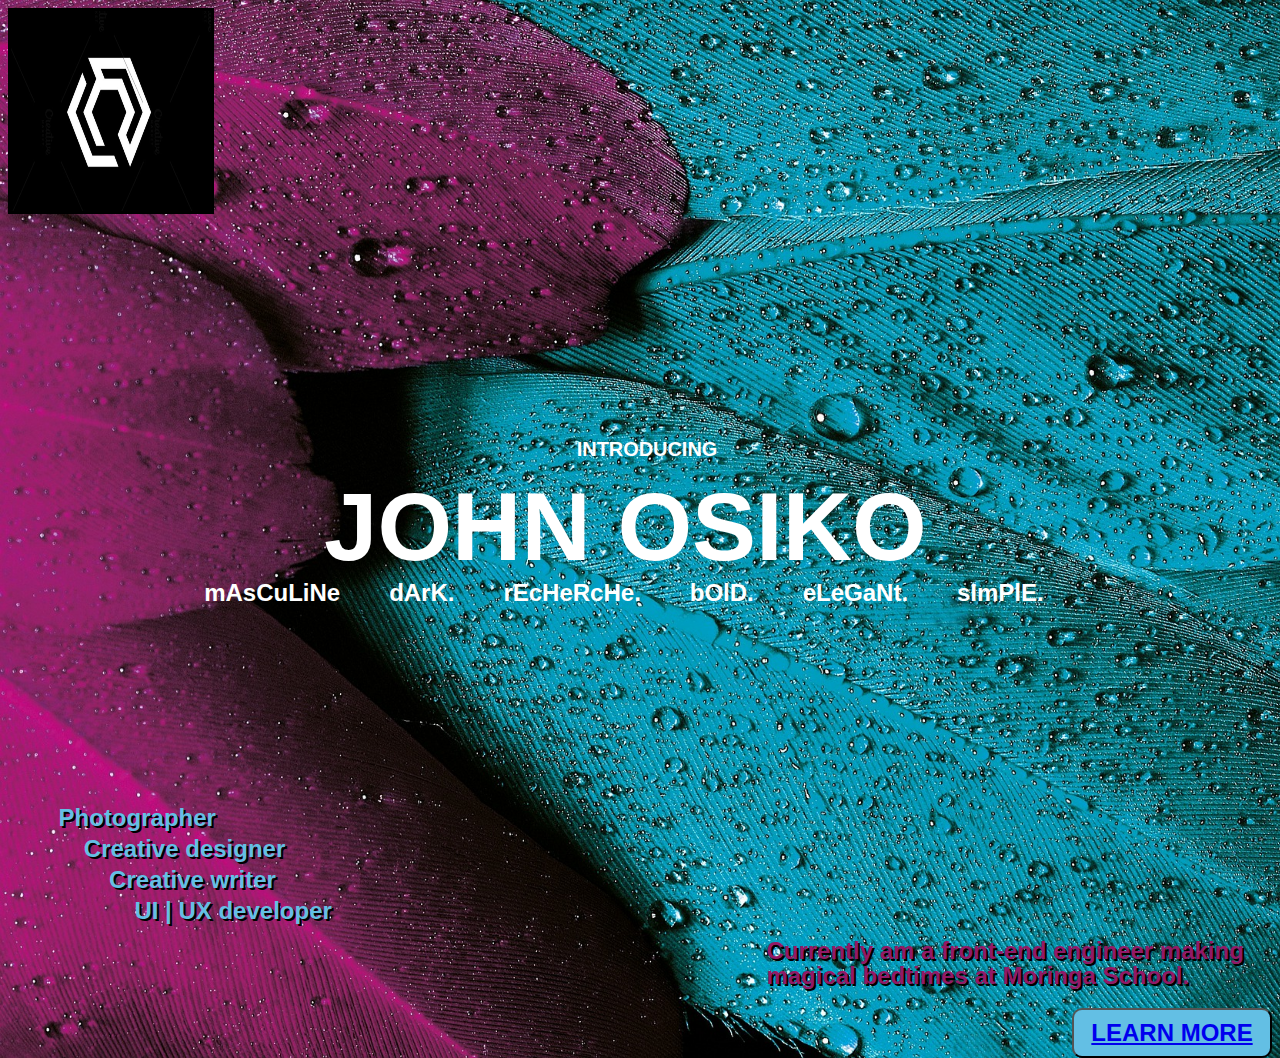
<file: index.html>
<!DOCTYPE html>
<html lang="en">

<head>
    <link rel="stylesheet" href="./CSS/styles.css" media="screen">
    <meta charset="UTF-8">
    <meta name="viewport" content="width=device-width, initial-scale=1.0">
    <title>OJ-Portfolio</title>
</head>

<body>
    <header>
        <img src="./Images/Abstract letter C vector logo icon.jpeg">
    </header>
    <div id="scamp">
        <h5>INTRODUCING</h5>
    </div>
    <div id="name">
        <h1>JOHN OSIKO</h1>
        <ul>
            <li>mAsCuLiNe</li>
            <li>dArK.</li>
            <li>rEcHeRcHe.</li>
            <li>bOlD.</li>
            <li>eLeGaNt.</li>
            <li>sImPlE.</li>
        </ul>
    </div>
    <div class="descri">
        <p id="one">Photographer</p>
        <p id="two">Creative designer</p>
        <p id="three">Creative writer</p>
        <p id="four">UI | UX developer</p>
        <span>Currently am a front-end engineer making magical bedtimes at Moringa School.</span>
    </div>
    <button type="submit"><span><a href="about-me.html">LEARN MORE</a></span></button>
</body>

</html>
</file>
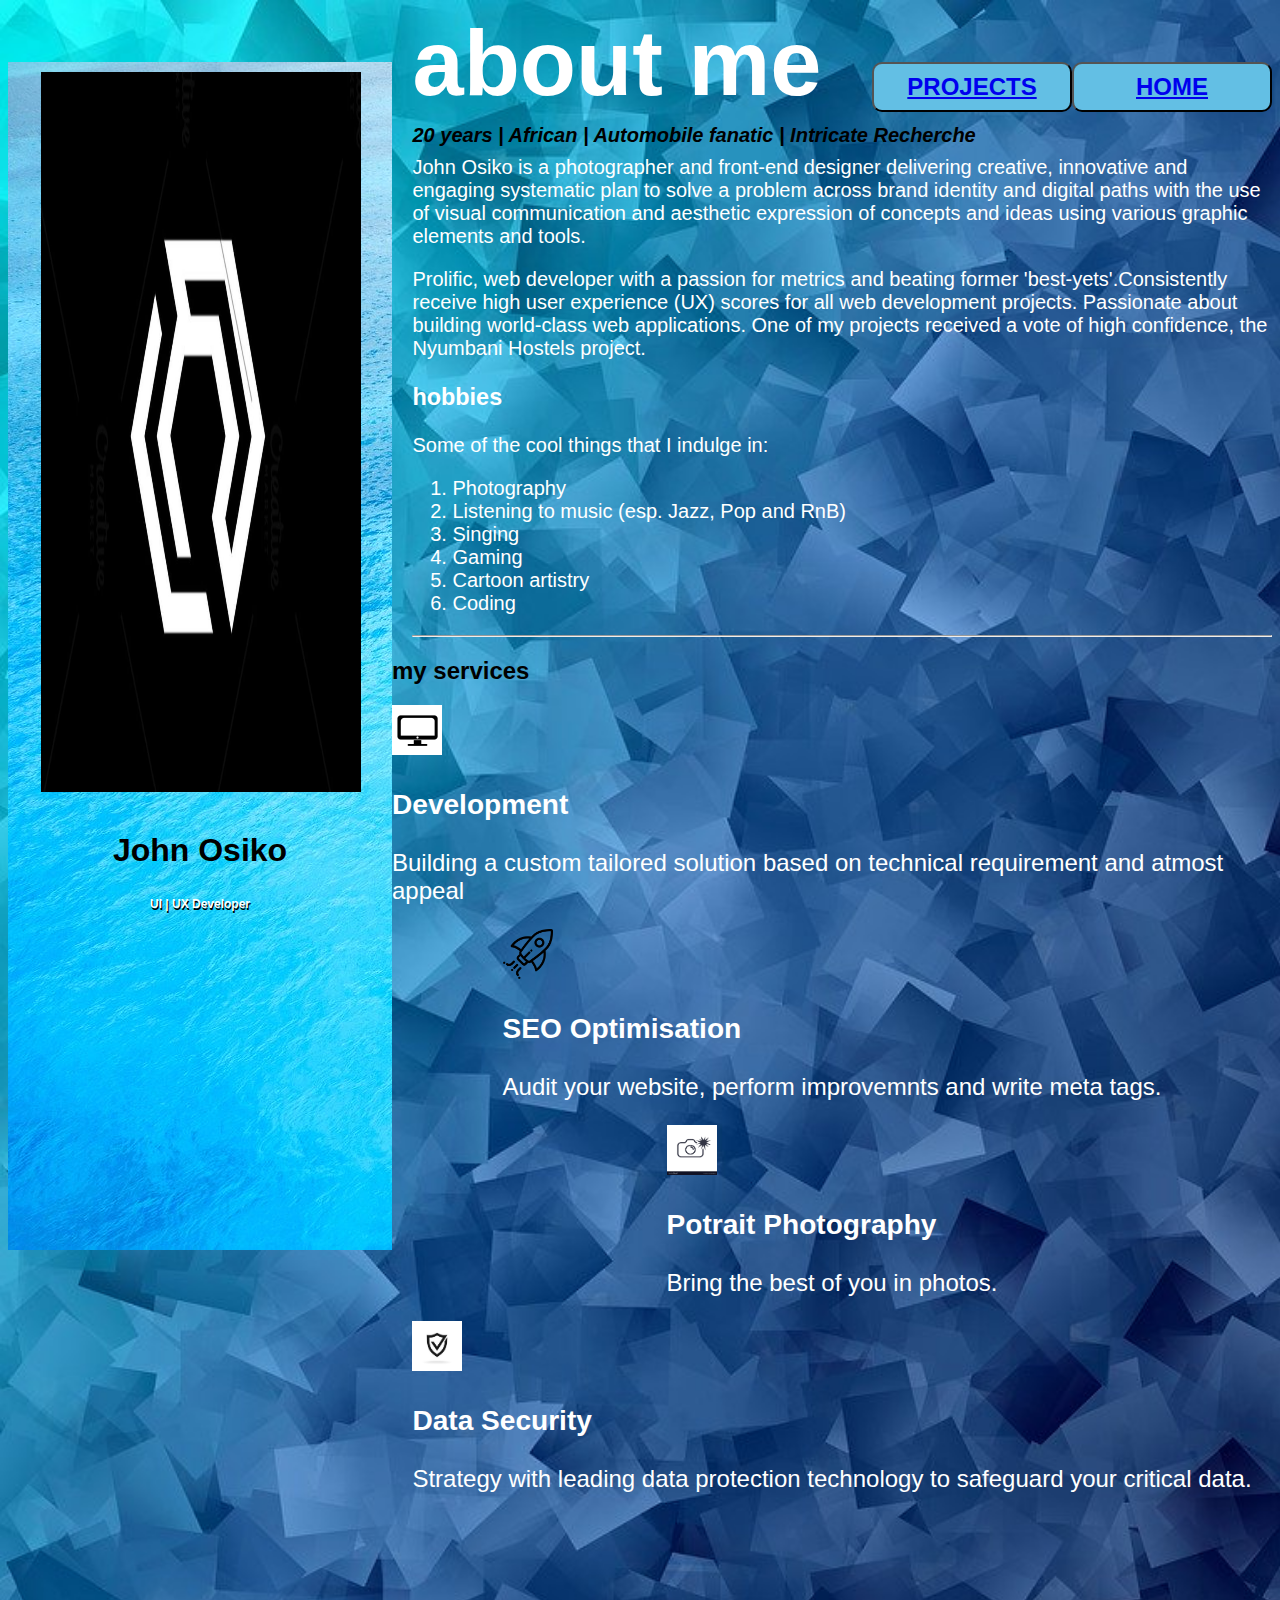
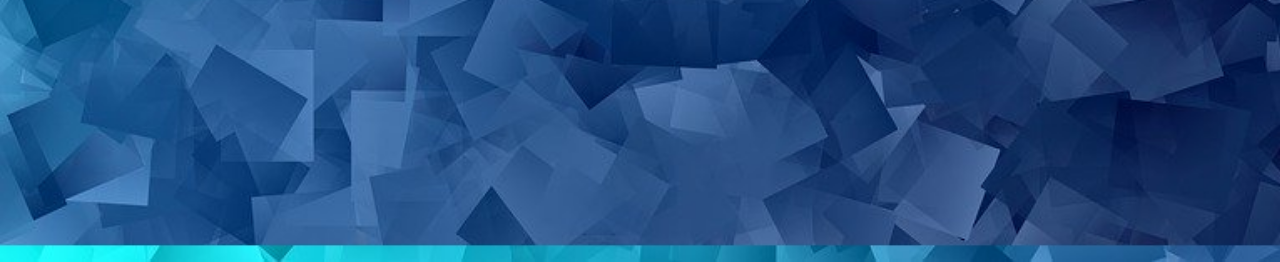
<file: about-me.html>
<!DOCTYPE html>
<html lang="en">

<head>
    <link rel="stylesheet" href="./CSS/about-me.css" media="all">
    <meta charset="UTF-8">
    <meta name="viewport" content="width=device-width, initial-scale=1.0">
    <title>About me</title>
</head>

<body>
    <button type="submit"><span><a href="index.html">HOME</a></span></button>
    <button type="submit"><span><a href="projects.html">PROJECTS</a></span></button>
    <div id="sidebar">
        <header>
            <img src="./Images/Abstract letter C vector logo icon.jpeg">
            <h2>John Osiko</h2>
            <h6>UI | UX Developer</h6>
        </header>
    </div>
    <div id="description">
        <h1>about me</h1>
        <div id="scar">
            <span><em>20 years | African | Automobile fanatic | Intricate Recherche</em></span>
        </div>
    </div>
    <div class="vivid-2">
        <p>John Osiko is a photographer and front-end designer delivering creative, innovative and engaging systematic plan to solve a problem across brand identity and digital paths with the use of visual communication and aesthetic expression of concepts
            and ideas using various graphic elements and tools.</p>
        <p>Prolific, web developer with a passion for metrics and beating former 'best-yets'.Consistently receive high user experience (UX) scores for all web development projects. Passionate about building world-class web applications. One of my projects
            received a vote of high confidence, the Nyumbani Hostels project.</p>
        <h3>hobbies</h3>
        <p>Some of the cool things that I indulge in:</p>
        <ol>
            <li>Photography</li>
            <li>Listening to music (esp. Jazz, Pop and RnB)</li>
            <li>Singing</li>
            <li>Gaming</li>
            <li>Cartoon artistry</li>
            <li>Coding</li>
        </ol>
        <hr>
    </div>
    <h2>my services</h2>
    <div class="services">
        <div>
            <img src="./Images/Desktop Computer Icon.png" height="50px" width="50px">
            <h3>Development</h3>
            <p>Building a custom tailored solution based on technical requirement and atmost appeal</p>
        </div>

        <div>
            <img src="./Images/Rocket icon.png" height="50px" width="50px">
            <h3>SEO Optimisation</h3>
            <p>Audit your website, perform improvemnts and write meta tags.</p>
        </div>

        <div>
            <img src="./Images/Camera icon isolated Royalty Free Vector Image….jpeg" height="50px" width="50px">
            <h3>Potrait Photography</h3>
            <p>Bring the best of you in photos.</p>
        </div>

        <div>
            <img src="./Images/Stock Image_ Signs_Symbols.jpeg" height="50px" width="50px">
            <h3>Data Security</h3>
            <p>Strategy with leading data protection technology to safeguard your critical data.</p>
        </div>

    </div>
</body>

</html>
</file>
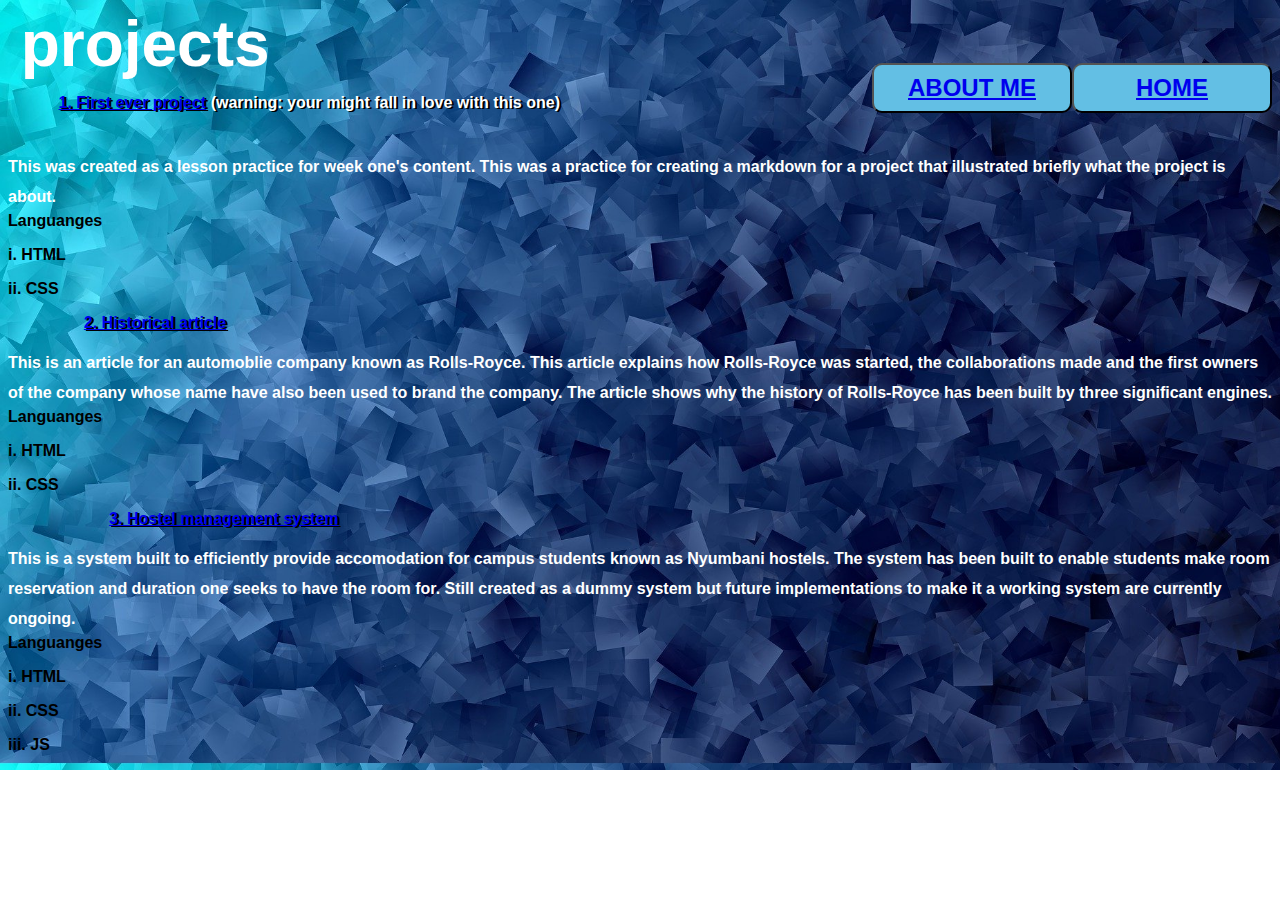
<file: projects.html>
<!DOCTYPE html>
<html lang="en">

<head>
    <link rel="stylesheet" href="./CSS/projects.css">
    <meta charset="UTF-8">
    <meta name="viewport" content="width=device-width, initial-scale=1.0">
    <title>Projects</title>
</head>

<body>
    <div id="body1">
        <button type="submit"><span><a href="index.html">HOME</a></span></button>
        <button type="submit"><span><a href="about-me.html">ABOUT ME</a></span></button>
        <h1>projects</h1>
        <div class="descri">
            <p id="one">
                <a href="https://github.com/John-Osiko/hello-world.git"> 1. First ever project</a>
                <span1> (warning: your might fall in love with this one)</span1>
            </p><br>
            <span1>This was created as a lesson practice for week one's content. This was a practice for creating a markdown for a project that illustrated briefly what the project is about.</span1><br>
            <span2>Languanges</span2><br>
            <p>i. HTML</p>
            <p>ii. CSS</p>

            <p id="two">
                <a href="https://github.com/John-Osiko/Rolls-Royce-History.git"> 2. Historical article</a>
            </p>
            <span1>This is an article for an automoblie company known as Rolls-Royce. This article explains how Rolls-Royce was started, the collaborations made and the first owners of the company whose name have also been used to brand the company. The article
                shows why the history of Rolls-Royce has been built by three significant engines.</span1><br>
            <span2>Languanges</span2><br>
            <p>i. HTML</p>
            <p>ii. CSS</p>

            <p id="three">
                <a href="https://github.com/richardkefa/hostel-managment.git"> 3. Hostel management system</a>
            </p>
            <span1>This is a system built to efficiently provide accomodation for campus students known as Nyumbani hostels. The system has been built to enable students make room reservation and duration one seeks to have the room for. Still created as a dummy
                system but future implementations to make it a working system are currently ongoing.</span1><br>
            <span2>Languanges</span2><br>
            <p>i. HTML</p>
            <p>ii. CSS</p>
            <p>iii. JS</p>

        </div>
    </div>

</body>

</html>
</file>
<file: CSS/styles.css>
body {
            background-image: url(../Images/plumage-176723_1920.jpg);
            background-size: cover;
            font-family: -apple-system, BlinkMacSystemFont, 'Segoe UI', Roboto, Oxygen, Ubuntu, Cantarell, 'Open Sans', 'Helvetica Neue', sans-serif;
        }
        
        header img {
            border: solid black;
            margin-bottom: 10px;
            cursor: pointer;
            height: 200px;
            width: 200px;
        }
        
        #scamp {
            color: white;
            padding-top: 14%;
            padding-left: 45%;
            font-size: 24px;
        }
        
        #name {
            line-height: 2px;
        }
        
        #name h1 {
            color: white;
            font-size: 96px;
            padding-top: 0%;
            padding-left: 25%;
        }
        
        #name ul {
            padding-left: 12%;
            font-weight: 700;
        }
        
        #name ul li {
            list-style-type: none;
            display: inline-block;
            color: white;
            font-size: 24px;
            padding-left: 4%;
        }
        
        .descri {
            color: rgb(99, 191, 228);
            font-size: 24px;
            padding-top: 14%;
            line-height: 7px;
            font-weight: 600;
        }
        
        .descri #one {
            padding-left: 4%;
            text-shadow: black 2px 2px;
        }
        
        .descri #two {
            padding-left: 6%;
            text-shadow: black 2px 2px;
        }
        
        .descri #three {
            padding-left: 8%;
            text-shadow: black 2px 2px;
        }
        
        .descri #four {
            padding-left: 10%;
            text-shadow: black 2px 2px;
        }
        
        .descri span {
            font-size: 24px;
            padding-left: 60%;
            font-weight: 500;
            float: right;
            color: rgb(146, 25, 102);
            text-shadow: black 2px 2px;
            line-height: 25px;
            font-weight: 600;
        }
        
        button {
            font-size: 24px;
            font-weight: 800;
            color: black;
            background-color: rgb(99, 191, 228);
            border-radius: 10px;
            margin-top: 20px;
            cursor: pointer;
            text-decoration: none;
            float: right;
            width: 200px;
            height: 50px;
        }
        
        button :hover {
            opacity: 0.5;
        }
</file>
<file: CSS/about-me.css>
header img {
    margin-bottom: 10px;
    cursor: pointer;
    height: 80vh;
    width: 25vw;
    padding-left: 1px;
    padding-top: 10px;
}

#sidebar {
    background-image: url(../Images/water-1330252_1920.jpg);
    background-repeat: no-repeat;
    width: 30vw;
    height: 200vh;
    text-align: center;
    float: left;
    padding-top: 0%;
}

#sidebar h6 {
    font-size: 12px;
    color: white;
    text-shadow: black 1px 2px;
}

#sidebar h2 {
    font-size: 32px;
}

#sidebar h2 h6 {
    font-weight: 800;
}

body {
    font-family: -apple-system, BlinkMacSystemFont, 'Segoe UI', Roboto, Oxygen, Ubuntu, Cantarell, 'Open Sans', 'Helvetica Neue', sans-serif;
    background-image: url(../Images/background-2400765_1920.jpg);
    background-repeat: no-repeat;
    background-size: cover;
    opacity: 100px;
}

#description {
    font-size: 46px;
    padding-left: 32%;
    padding-top: 0%;
    color: white;
    line-height: 2px;
}

.vivid-2 {
    padding-left: 32%;
    font-size: 20px;
    color: white;
}

#scar span {
    color: black;
    font-size: 20px;
    font-weight: 900;
}

.services {
    display: flex;
    flex-wrap: wrap;
    justify-content: space-around;
    color: white;
    font-size: 24px;
}

button {
    font-size: 24px;
    font-weight: 800;
    color: black;
    background-color: rgb(99, 191, 228);
    border-radius: 10px;
    cursor: pointer;
    text-decoration: none;
    float: right;
    width: 200px;
    height: 50px;
}

button :hover {
    opacity: 0.5;
}
</file>
<file: CSS/projects.css>
body {
    font-family: -apple-system, BlinkMacSystemFont, 'Segoe UI', Roboto, Oxygen, Ubuntu, Cantarell, 'Open Sans', 'Helvetica Neue', sans-serif;
    background-image: url(../Images/background-2400765_1920.jpg);
    background-repeat: no-repeat;
    background-size: cover;
    opacity: 100px;
    font-weight: 600;
}

#body1 h1 {
    font-size: 64px;
    padding-left: 1%;
    padding-top: 0%;
    color: white;
    line-height: 2px;
}

button {
    font-size: 24px;
    font-weight: 800;
    color: black;
    background-color: rgb(99, 191, 228);
    border-radius: 10px;
    margin-top: 20px;
    cursor: pointer;
    text-decoration: none;
    float: right;
    width: 200px;
    height: 50px;
}

button :hover {
    opacity: 0.5;
    font-size: 32px;
}

.descri #one {
    padding-left: 4%;
    color: white;
    text-shadow: black 2px 1px;
}

.descri #two {
    padding-left: 6%;
    color: white;
    text-shadow: black 2px 1px;
}

.descri #three {
    padding-left: 8%;
    color: white;
    text-shadow: black 2px 1px;
}

span1 {
    color: white;
    line-height: 30px;
}

span2 {
    color: black;
}
</file>
